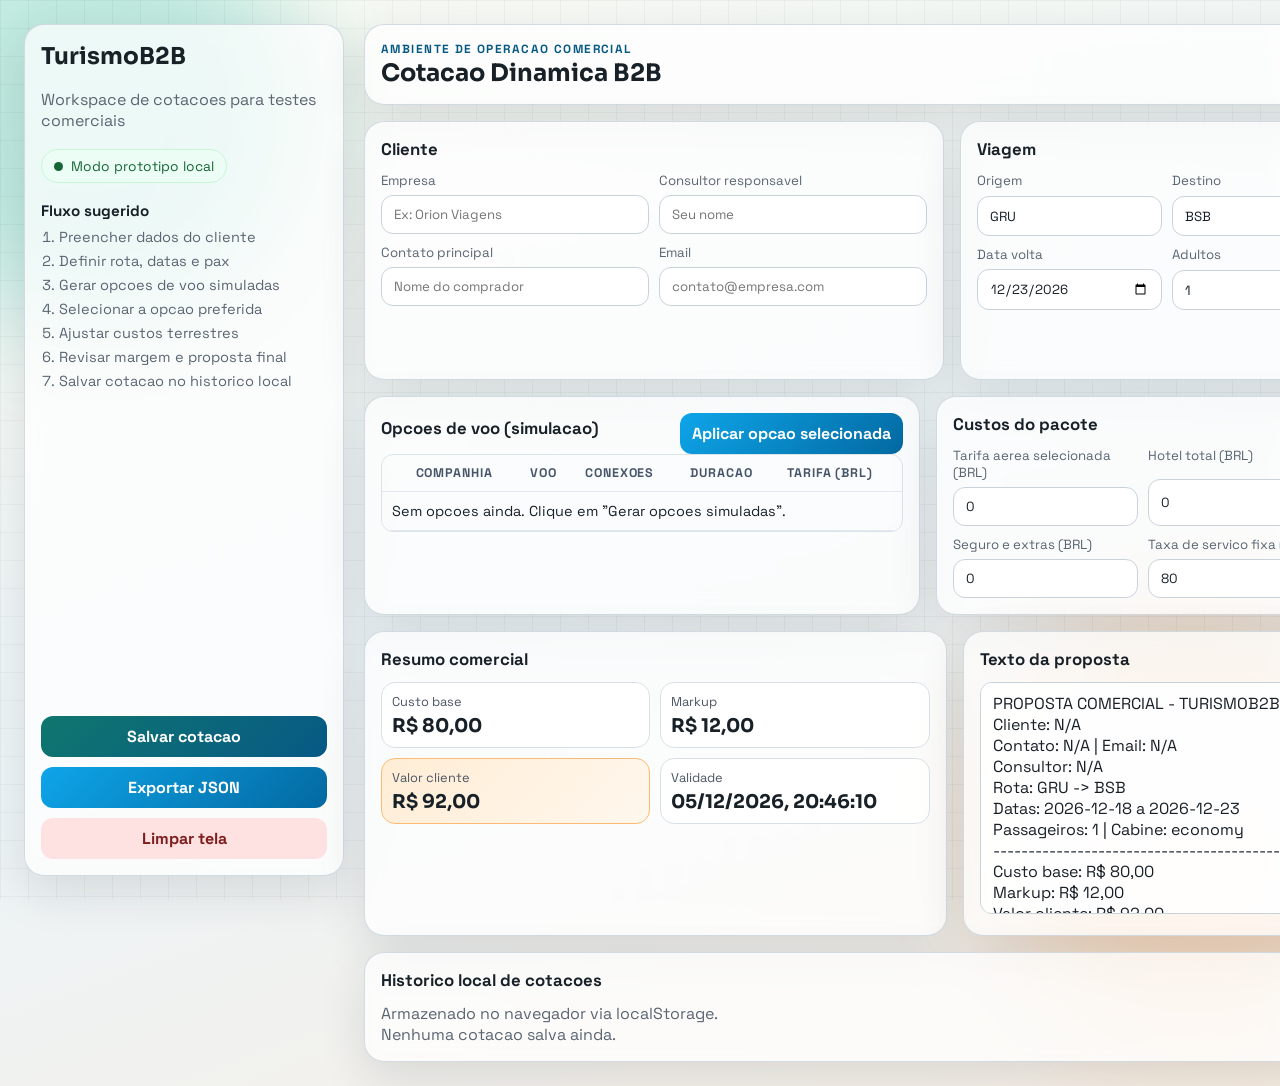
<file: cotacoes_prototipo.html>
<!doctype html>
<html lang="pt-BR">
<head>
  <meta charset="utf-8" />
  <meta name="viewport" content="width=device-width, initial-scale=1" />
  <title>TurismoB2B | Workspace de Cotacoes</title>
  <link rel="preconnect" href="https://fonts.googleapis.com" />
  <link rel="preconnect" href="https://fonts.gstatic.com" crossorigin />
  <link href="https://fonts.googleapis.com/css2?family=Space+Grotesk:wght@400;500;700&family=Sora:wght@500;700&display=swap" rel="stylesheet" />
  <link rel="stylesheet" href="./cotacoes_prototipo.css" />
</head>
<body>
  <div class="bg-orb orb-a"></div>
  <div class="bg-orb orb-b"></div>
  <div class="bg-grid"></div>

  <div class="app-shell">
    <aside class="side-panel card">
      <h1>TurismoB2B</h1>
      <p class="muted">Workspace de cotacoes para testes comerciais</p>

      <div class="status-block">
        <span class="status-dot"></span>
        <span>Modo prototipo local</span>
      </div>

      <div class="checklist">
        <h2>Fluxo sugerido</h2>
        <ol>
          <li>Preencher dados do cliente</li>
          <li>Definir rota, datas e pax</li>
          <li>Gerar opcoes de voo simuladas</li>
          <li>Selecionar a opcao preferida</li>
          <li>Ajustar custos terrestres</li>
          <li>Revisar margem e proposta final</li>
          <li>Salvar cotacao no historico local</li>
        </ol>
      </div>

      <div class="actions-sticky">
        <button id="btnSalvar" class="btn btn-primary" type="button">Salvar cotacao</button>
        <button id="btnExportar" class="btn btn-secondary" type="button">Exportar JSON</button>
        <button id="btnLimpar" class="btn btn-ghost" type="button">Limpar tela</button>
      </div>
    </aside>

    <main class="workspace">
      <header class="topbar card">
        <div>
          <p class="tag">Ambiente de Operacao Comercial</p>
          <h2>Cotacao Dinamica B2B</h2>
        </div>
        <div class="top-actions">
          <label for="validadeHoras">Validade (h)</label>
          <input id="validadeHoras" type="number" min="1" max="168" value="24" />
        </div>
      </header>

      <section class="grid-two">
        <article class="card">
          <h3>Cliente</h3>
          <div class="form-grid">
            <label>Empresa
              <input id="clienteEmpresa" type="text" placeholder="Ex: Orion Viagens" />
            </label>
            <label>Consultor responsavel
              <input id="clienteConsultor" type="text" placeholder="Seu nome" />
            </label>
            <label>Contato principal
              <input id="clienteContato" type="text" placeholder="Nome do comprador" />
            </label>
            <label>Email
              <input id="clienteEmail" type="email" placeholder="contato@empresa.com" />
            </label>
          </div>
        </article>

        <article class="card">
          <h3>Viagem</h3>
          <div class="form-grid compact">
            <label>Origem
              <input id="origem" type="text" value="GRU" maxlength="3" />
            </label>
            <label>Destino
              <input id="destino" type="text" value="BSB" maxlength="3" />
            </label>
            <label>Data ida
              <input id="dataIda" type="date" />
            </label>
            <label>Data volta
              <input id="dataVolta" type="date" />
            </label>
            <label>Adultos
              <input id="adultos" type="number" min="1" max="9" value="1" />
            </label>
            <label>Cabine
              <select id="cabine">
                <option value="economy">Economy</option>
                <option value="premium_economy">Premium Economy</option>
                <option value="business">Business</option>
              </select>
            </label>
          </div>
          <div class="inline-actions">
            <button id="btnGerarOpcoes" class="btn btn-primary" type="button">Gerar opcoes simuladas</button>
          </div>
        </article>
      </section>

      <section class="grid-two">
        <article class="card wide">
          <div class="title-row">
            <h3>Opcoes de voo (simulacao)</h3>
            <button id="btnAplicarSelecionado" class="btn btn-secondary" type="button">Aplicar opcao selecionada</button>
          </div>
          <div class="table-wrap">
            <table>
              <thead>
                <tr>
                  <th></th>
                  <th>Companhia</th>
                  <th>Voo</th>
                  <th>Conexoes</th>
                  <th>Duracao</th>
                  <th>Tarifa (BRL)</th>
                </tr>
              </thead>
              <tbody id="tabelaOpcoes"></tbody>
            </table>
          </div>
        </article>

        <article class="card">
          <h3>Custos do pacote</h3>
          <div class="form-grid compact">
            <label>Tarifa aerea selecionada (BRL)
              <input id="tarifaAerea" type="number" min="0" step="0.01" value="0" />
            </label>
            <label>Hotel total (BRL)
              <input id="hotelTotal" type="number" min="0" step="0.01" value="0" />
            </label>
            <label>Carro total (BRL)
              <input id="carroTotal" type="number" min="0" step="0.01" value="0" />
            </label>
            <label>Seguro e extras (BRL)
              <input id="extrasTotal" type="number" min="0" step="0.01" value="0" />
            </label>
            <label>Taxa de servico fixa (BRL)
              <input id="taxaServico" type="number" min="0" step="0.01" value="80" />
            </label>
            <label>Margem comercial (%)
              <input id="margemPct" type="number" min="0" step="0.1" value="15" />
            </label>
          </div>
        </article>
      </section>

      <section class="grid-two">
        <article class="card">
          <h3>Resumo comercial</h3>
          <div class="kpi-grid">
            <div class="kpi">
              <span>Custo base</span>
              <strong id="kpiCusto">R$ 0,00</strong>
            </div>
            <div class="kpi">
              <span>Markup</span>
              <strong id="kpiMarkup">R$ 0,00</strong>
            </div>
            <div class="kpi highlight">
              <span>Valor cliente</span>
              <strong id="kpiCliente">R$ 0,00</strong>
            </div>
            <div class="kpi">
              <span>Validade</span>
              <strong id="kpiValidade">--</strong>
            </div>
          </div>
        </article>

        <article class="card">
          <h3>Texto da proposta</h3>
          <textarea id="previewProposta" rows="10" readonly></textarea>
        </article>
      </section>

      <section class="card">
        <h3>Historico local de cotacoes</h3>
        <p class="muted">Armazenado no navegador via localStorage.</p>
        <div id="historico" class="historico-list"></div>
      </section>
    </main>
  </div>

  <script src="./cotacoes_prototipo.js"></script>
</body>
</html>
</file>
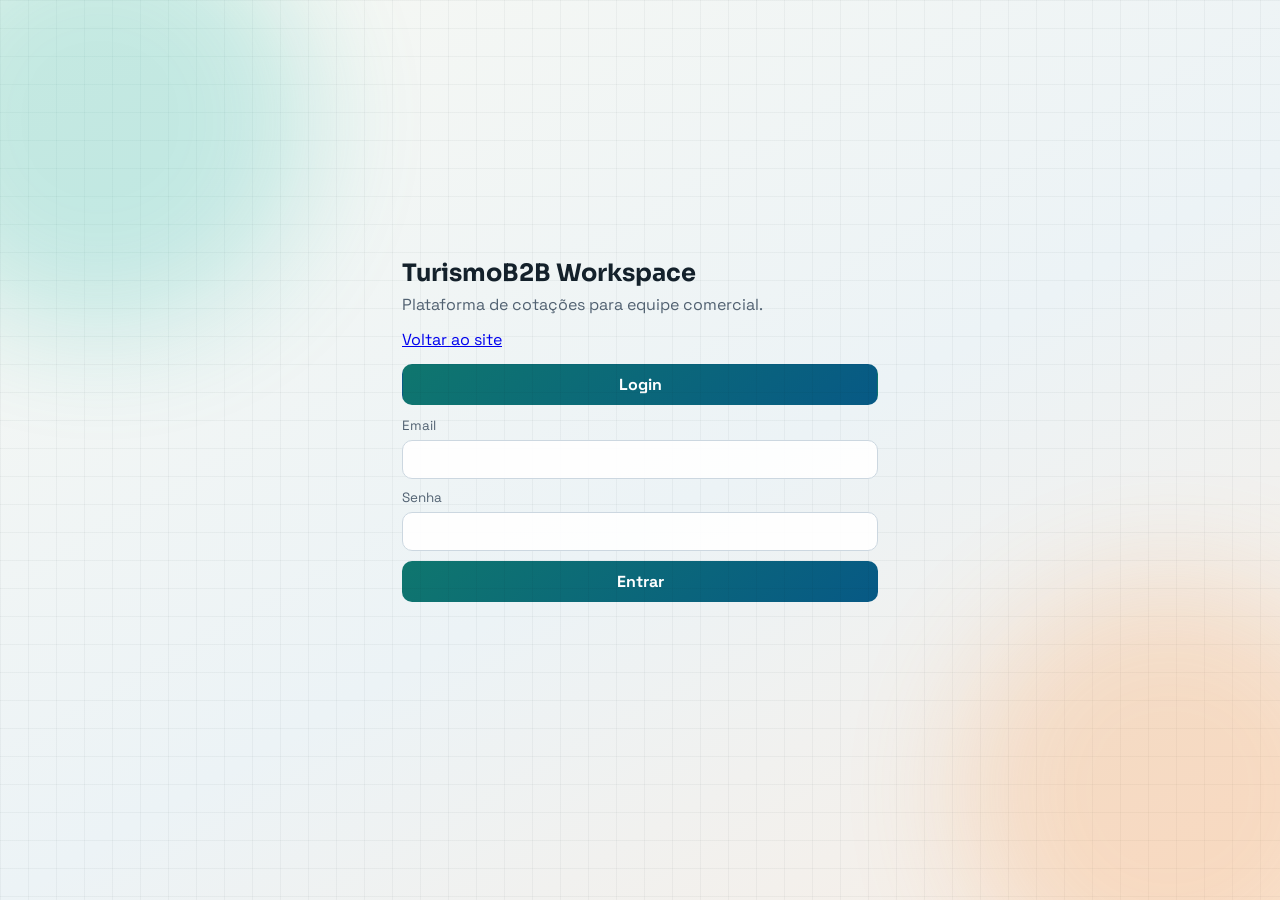
<file: static/workspace.html>
<!doctype html>
<html lang="pt-BR">
<head>
  <meta charset="utf-8" />
  <meta name="viewport" content="width=device-width, initial-scale=1" />
  <title>TurismoB2B Workspace</title>
  <link rel="preconnect" href="https://fonts.googleapis.com" />
  <link rel="preconnect" href="https://fonts.gstatic.com" crossorigin />
  <link href="https://fonts.googleapis.com/css2?family=Space+Grotesk:wght@400;500;700&family=Sora:wght@500;700&display=swap" rel="stylesheet" />
  <link rel="stylesheet" href="/static/workspace.css" />
</head>
<body>
  <div class="bg-grid"></div>
  <div class="orb orb-a"></div>
  <div class="orb orb-b"></div>

  <div id="authView" class="auth-wrap">
    <section class="auth-card">
      <h1>TurismoB2B Workspace</h1>
      <p>Plataforma de cotações para equipe comercial.</p>
      <p><a href="/">Voltar ao site</a></p>

      <div class="tabs">
        <button id="tabLogin" class="tab active" type="button">Login</button>
      </div>

      <form id="loginForm" class="form">
        <label>Email
          <input id="loginEmail" type="email" required />
        </label>
        <label>Senha
          <input id="loginPassword" type="password" required />
        </label>
        <button class="btn btn-primary" type="submit">Entrar</button>
      </form>

      <p id="authMsg" class="msg"></p>
    </section>
  </div>

  <div id="appView" class="app-wrap hidden">
    <aside class="side card">
      <h2>TurismoB2B</h2>
      <p id="userBox" class="muted"></p>
      <button id="logoutBtn" class="btn btn-ghost" type="button">Sair</button>

      <div class="side-section">
        <h3>Fluxo Operacional</h3>
        <ol>
          <li>Identificar cliente e demanda</li>
          <li>Estruturar rota e passageiros</li>
          <li>Gerar opções de voo</li>
          <li>Compor pacote completo</li>
          <li>Salvar e acompanhar cotações</li>
        </ol>
      </div>
    </aside>

    <main class="main">
      <header class="card top">
        <div>
          <p class="tag">Workspace Comercial</p>
          <h2>Gerador de Cotações</h2>
        </div>
        <div class="inline">
          <label>Nome da cotação
            <input id="quoteName" type="text" placeholder="Ex: Orion | GRU-BSB | Out/2026" />
          </label>
          <button id="saveQuoteBtn" class="btn btn-primary" type="button">Salvar Cotação</button>
        </div>
      </header>

      <section class="grid-two">
        <article class="card">
          <h3>Cliente</h3>
          <div class="form-grid">
            <label>Empresa<input id="clientCompany" type="text" /></label>
            <label>Contato<input id="clientContact" type="text" /></label>
            <label>Email<input id="clientEmail" type="email" /></label>
            <label>Consultor<input id="consultantName" type="text" /></label>
          </div>
        </article>

        <article class="card">
          <h3>Viagem</h3>
          <div class="form-grid compact">
            <label>Origem (cidade ou aeroporto)
              <input id="origin" type="text" value="Sao Paulo (GRU)" autocomplete="off" />
              <div id="originSuggest" class="autocomplete-box hidden"></div>
              <small id="originMeta" class="input-meta">Principal sugerido para Sao Paulo: GRU.</small>
            </label>
            <label>Destino (cidade ou aeroporto)
              <input id="destination" type="text" value="Brasilia (BSB)" autocomplete="off" />
              <div id="destinationSuggest" class="autocomplete-box hidden"></div>
              <small id="destinationMeta" class="input-meta">Digite cidade, estado ou IATA para consultar.</small>
            </label>
            <label>Data ida<input id="departureDate" type="date" /></label>
            <label>Data volta<input id="returnDate" type="date" /></label>
            <label>Adultos<input id="adults" type="number" value="1" min="1" max="9" /></label>
            <label>Cabine
              <select id="cabin">
                <option value="economy">Economy</option>
                <option value="premium_economy">Premium Economy</option>
                <option value="business">Business</option>
              </select>
            </label>
          </div>
        </article>
      </section>

      <section class="grid-two">
        <article class="card">
          <h3>Opções de voo</h3>
          <div class="table-wrap">
            <table>
              <thead>
                <tr>
                  <th></th>
                  <th>Cia</th>
                  <th>Voo</th>
                  <th>Conexões</th>
                  <th>Duração</th>
                  <th>Tarifa</th>
                </tr>
              </thead>
              <tbody id="flightTable"></tbody>
            </table>
          </div>
          <div class="actions-row">
            <button id="simulateFlightBtn" class="btn btn-secondary" type="button">Gerar Opções</button>
            <button id="applyFlightBtn" class="btn btn-secondary" type="button">Aplicar Selecionada</button>
          </div>
        </article>

        <article class="card">
          <h3>Opções de hospedagem</h3>
          <div class="table-wrap">
            <table>
              <thead>
                <tr>
                  <th></th>
                  <th>Hotel</th>
                  <th>Diárias</th>
                  <th>Regime</th>
                  <th>Categoria</th>
                  <th>Total</th>
                </tr>
              </thead>
              <tbody id="hotelTable"></tbody>
            </table>
          </div>
          <div class="actions-row">
            <button id="simulateHotelBtn" class="btn btn-secondary" type="button">Gerar Opções</button>
            <button id="applyHotelBtn" class="btn btn-secondary" type="button">Aplicar Selecionada</button>
          </div>
        </article>
      </section>

      <section class="grid-two">
        <article class="card">
          <h3>Opções de carro</h3>
          <div class="table-wrap">
            <table>
              <thead>
                <tr>
                  <th></th>
                  <th>Locadora</th>
                  <th>Modelo</th>
                  <th>Categoria</th>
                  <th>Diárias</th>
                  <th>Total</th>
                </tr>
              </thead>
              <tbody id="carTable"></tbody>
            </table>
          </div>
          <div class="actions-row">
            <button id="simulateCarBtn" class="btn btn-secondary" type="button">Gerar Opções</button>
            <button id="applyCarBtn" class="btn btn-secondary" type="button">Aplicar Selecionada</button>
          </div>
        </article>

        <article class="card">
          <h3>Custos e Margem</h3>
          <div class="form-grid compact">
            <label>Aéreo (BRL)<input id="airfareTotal" type="number" step="0.01" value="0" /></label>
            <label>Hotel (BRL)<input id="hotelTotal" type="number" step="0.01" value="0" /></label>
            <label>Carro (BRL)<input id="carTotal" type="number" step="0.01" value="0" /></label>
            <label>Extras (BRL)<input id="extrasTotal" type="number" step="0.01" value="0" /></label>
            <label>Taxa serviço (BRL)<input id="serviceFee" type="number" step="0.01" value="80" /></label>
            <label>Margem (%)<input id="marginPct" type="number" step="0.1" value="15" /></label>
            <label>Validade (h)<input id="validityHours" type="number" min="1" max="168" value="24" /></label>
          </div>
          <label>Observações
            <textarea id="notes" rows="3" placeholder="Condições comerciais, políticas, etc."></textarea>
          </label>
        </article>
      </section>

      <section class="grid-two">
        <article class="card">
          <h3>Resumo Financeiro</h3>
          <div class="kpi-grid">
            <div class="kpi"><span>Custo base</span><strong id="kpiBase">R$ 0,00</strong></div>
            <div class="kpi"><span>Margem (R$)</span><strong id="kpiMargin">R$ 0,00</strong></div>
            <div class="kpi highlight"><span>Valor cliente</span><strong id="kpiTotal">R$ 0,00</strong></div>
            <div class="kpi"><span>Validade</span><strong id="kpiValidity">--</strong></div>
          </div>
        </article>

        <article class="card">
          <h3>Prévia</h3>
          <textarea id="proposalText" rows="9" readonly></textarea>
        </article>
      </section>

      <section class="card">
        <h3>Minhas Cotações Salvas</h3>
        <div id="quotesList" class="quotes-list"></div>
      </section>
    </main>
  </div>

  <script src="/static/workspace.js"></script>
</body>
</html>
</file>
<file: cotacoes_prototipo.css>
:root {
  --bg: #f4f5ef;
  --ink: #182028;
  --ink-soft: #5a6572;
  --card: rgba(255, 255, 255, 0.72);
  --line: #c7d2db;
  --accent: #0f766e;
  --accent-2: #c2410c;
  --accent-3: #075985;
  --ok: #166534;
  --shadow: 0 16px 48px rgba(24, 32, 40, 0.12);
}

* {
  box-sizing: border-box;
}

body {
  margin: 0;
  font-family: "Space Grotesk", sans-serif;
  color: var(--ink);
  background: linear-gradient(160deg, #f8faf2 0%, #edf4f7 52%, #f7efe5 100%);
  min-height: 100vh;
}

.bg-grid {
  position: fixed;
  inset: 0;
  background-image: linear-gradient(rgba(24, 32, 40, 0.04) 1px, transparent 1px),
                    linear-gradient(90deg, rgba(24, 32, 40, 0.04) 1px, transparent 1px);
  background-size: 28px 28px;
  pointer-events: none;
  z-index: 0;
}

.bg-orb {
  position: fixed;
  width: 420px;
  height: 420px;
  border-radius: 999px;
  filter: blur(56px);
  opacity: 0.25;
  pointer-events: none;
  z-index: 0;
}

.orb-a {
  top: -100px;
  left: -120px;
  background: #14b8a6;
}

.orb-b {
  right: -120px;
  bottom: -120px;
  background: #fb923c;
}

.app-shell {
  position: relative;
  z-index: 1;
  display: grid;
  grid-template-columns: 320px 1fr;
  gap: 20px;
  padding: 24px;
}

.card {
  background: var(--card);
  border: 1px solid rgba(199, 210, 219, 0.8);
  border-radius: 20px;
  backdrop-filter: blur(8px);
  box-shadow: var(--shadow);
}

.side-panel {
  padding: 20px;
  display: flex;
  flex-direction: column;
  gap: 18px;
  height: calc(100vh - 48px);
  position: sticky;
  top: 24px;
}

.side-panel h1 {
  margin: 0;
  font-family: "Sora", sans-serif;
  font-size: 1.45rem;
}

.muted {
  color: var(--ink-soft);
  margin: 0;
}

.status-block {
  display: inline-flex;
  align-items: center;
  gap: 8px;
  border: 1px solid #c6f6d5;
  background: #ecfdf5;
  color: var(--ok);
  border-radius: 999px;
  width: fit-content;
  padding: 7px 12px;
  font-size: 0.86rem;
}

.status-dot {
  width: 9px;
  height: 9px;
  border-radius: 50%;
  background: var(--ok);
}

.checklist h2 {
  margin: 0 0 8px;
  font-size: 0.95rem;
}

.checklist ol {
  margin: 0;
  padding-left: 18px;
  color: var(--ink-soft);
  display: grid;
  gap: 6px;
  font-size: 0.91rem;
}

.actions-sticky {
  margin-top: auto;
  display: grid;
  gap: 10px;
}

.workspace {
  display: grid;
  gap: 16px;
}

.topbar {
  padding: 16px 20px;
  display: flex;
  align-items: center;
  justify-content: space-between;
}

.topbar h2 {
  margin: 2px 0 0;
  font-family: "Sora", sans-serif;
}

.tag {
  margin: 0;
  font-size: 0.74rem;
  letter-spacing: 0.12em;
  text-transform: uppercase;
  color: var(--accent-3);
  font-weight: 700;
}

.top-actions {
  display: flex;
  align-items: center;
  gap: 8px;
  font-size: 0.9rem;
}

.top-actions input {
  width: 84px;
}

.grid-two {
  display: grid;
  grid-template-columns: 1fr 1fr;
  gap: 16px;
}

.card > h3,
.title-row h3 {
  margin: 0 0 12px;
  font-size: 1.05rem;
}

.card {
  padding: 16px;
}

.title-row {
  display: flex;
  align-items: center;
  justify-content: space-between;
  gap: 12px;
}

.form-grid {
  display: grid;
  grid-template-columns: 1fr 1fr;
  gap: 10px;
}

.form-grid.compact {
  grid-template-columns: repeat(3, 1fr);
}

label {
  font-size: 0.83rem;
  color: var(--ink-soft);
  display: grid;
  gap: 6px;
}

input,
select,
textarea,
button {
  font: inherit;
}

input,
select,
textarea {
  border-radius: 12px;
  border: 1px solid var(--line);
  background: rgba(255, 255, 255, 0.9);
  color: var(--ink);
  padding: 10px 12px;
}

input:focus,
select:focus,
textarea:focus {
  outline: 2px solid rgba(15, 118, 110, 0.24);
  border-color: var(--accent);
}

textarea {
  width: 100%;
  resize: vertical;
}

.inline-actions {
  margin-top: 12px;
  display: flex;
  justify-content: flex-end;
}

.btn {
  border: 0;
  border-radius: 12px;
  padding: 10px 12px;
  font-weight: 700;
  cursor: pointer;
  transition: transform 150ms ease, filter 150ms ease;
}

.btn:hover {
  transform: translateY(-1px);
  filter: saturate(1.08);
}

.btn-primary {
  color: #fff;
  background: linear-gradient(135deg, var(--accent), var(--accent-3));
}

.btn-secondary {
  color: #fff;
  background: linear-gradient(135deg, #0ea5e9, #0369a1);
}

.btn-ghost {
  color: #7f1d1d;
  background: #fee2e2;
}

.table-wrap {
  overflow: auto;
  border: 1px solid #dbe4ea;
  border-radius: 12px;
}

table {
  width: 100%;
  border-collapse: collapse;
  min-width: 520px;
}

th,
td {
  text-align: left;
  padding: 10px;
  border-bottom: 1px solid #e2e8f0;
  font-size: 0.9rem;
}

thead th {
  font-size: 0.78rem;
  text-transform: uppercase;
  letter-spacing: 0.07em;
  color: #475569;
}

tr:hover td {
  background: rgba(15, 118, 110, 0.06);
}

.kpi-grid {
  display: grid;
  grid-template-columns: 1fr 1fr;
  gap: 10px;
}

.kpi {
  border: 1px solid #d8e0e7;
  border-radius: 14px;
  padding: 10px;
  background: rgba(255, 255, 255, 0.84);
  display: grid;
  gap: 4px;
}

.kpi span {
  color: #4b5563;
  font-size: 0.8rem;
}

.kpi strong {
  font-size: 1.18rem;
  font-family: "Sora", sans-serif;
}

.kpi.highlight {
  border-color: #fdba74;
  background: linear-gradient(135deg, #ffedd5, #fff7ed);
}

.historico-list {
  display: grid;
  gap: 8px;
}

.historico-item {
  border: 1px solid #d3dbe3;
  border-radius: 12px;
  background: rgba(255, 255, 255, 0.9);
  padding: 10px;
  display: flex;
  justify-content: space-between;
  gap: 12px;
}

.historico-item b {
  display: block;
}

.historico-item small {
  color: var(--ink-soft);
}

.wide {
  grid-column: 1 / 2;
}

.fade-in {
  animation: rise 380ms ease;
}

@keyframes rise {
  from {
    opacity: 0;
    transform: translateY(8px);
  }
  to {
    opacity: 1;
    transform: translateY(0);
  }
}

@media (max-width: 1180px) {
  .app-shell {
    grid-template-columns: 1fr;
  }

  .side-panel {
    position: static;
    height: auto;
  }
}

@media (max-width: 900px) {
  .grid-two {
    grid-template-columns: 1fr;
  }

  .form-grid,
  .form-grid.compact,
  .kpi-grid {
    grid-template-columns: 1fr;
  }
}
</file>
<file: static/workspace.css>
:root {
  --bg-a: #f7f8f3;
  --bg-b: #ecf3f6;
  --ink: #14212b;
  --muted: #526272;
  --card: rgba(255, 255, 255, 0.76);
  --line: #ccd7e0;
  --teal: #0f766e;
  --blue: #075985;
  --orange: #c2410c;
  --red-soft: #fee2e2;
  --shadow: 0 18px 44px rgba(20, 33, 43, 0.12);
}

* { box-sizing: border-box; }

body {
  margin: 0;
  font-family: "Space Grotesk", sans-serif;
  color: var(--ink);
  background: linear-gradient(150deg, var(--bg-a) 0%, var(--bg-b) 55%, #f8eee5 100%);
  min-height: 100vh;
}

.bg-grid {
  position: fixed;
  inset: 0;
  background-image: linear-gradient(rgba(20, 33, 43, 0.04) 1px, transparent 1px), linear-gradient(90deg, rgba(20, 33, 43, 0.04) 1px, transparent 1px);
  background-size: 28px 28px;
  pointer-events: none;
}

.orb {
  position: fixed;
  width: 420px;
  height: 420px;
  border-radius: 999px;
  filter: blur(60px);
  opacity: 0.22;
  pointer-events: none;
}

.orb-a { top: -90px; left: -110px; background: #14b8a6; }
.orb-b { bottom: -100px; right: -100px; background: #fb923c; }

.hidden { display: none !important; }

.card {
  background: var(--card);
  border: 1px solid rgba(204, 215, 224, 0.8);
  border-radius: 18px;
  box-shadow: var(--shadow);
  backdrop-filter: blur(8px);
}

.auth-wrap {
  min-height: 100vh;
  display: grid;
  place-items: center;
  padding: 20px;
}

.auth-card {
  width: min(520px, 100%);
  padding: 22px;
}

.auth-card h1 {
  margin: 0;
  font-family: "Sora", sans-serif;
}

.auth-card p {
  margin: 6px 0 14px;
  color: var(--muted);
}

.auth-note {
  margin: 0 0 12px;
  font-size: 0.9rem;
  color: #0f766e;
}

.tabs { display: flex; gap: 8px; margin-bottom: 12px; }

.tab {
  flex: 1;
  border: 1px solid var(--line);
  border-radius: 10px;
  background: #f8fafc;
  padding: 9px 10px;
  font-weight: 700;
  cursor: pointer;
}

.tab.active {
  color: white;
  border-color: transparent;
  background: linear-gradient(135deg, var(--teal), var(--blue));
}

.form {
  display: grid;
  gap: 10px;
}

label {
  display: grid;
  gap: 6px;
  color: var(--muted);
  font-size: 0.84rem;
  position: relative;
}

input, select, textarea, button {
  font: inherit;
}

input, select, textarea {
  border: 1px solid var(--line);
  border-radius: 10px;
  padding: 10px 12px;
  background: rgba(255, 255, 255, 0.9);
  color: var(--ink);
}

input:focus, select:focus, textarea:focus {
  outline: 2px solid rgba(15, 118, 110, 0.22);
  border-color: var(--teal);
}

.btn {
  border: 0;
  border-radius: 10px;
  padding: 10px 12px;
  font-weight: 700;
  cursor: pointer;
}

.btn-primary { color: white; background: linear-gradient(135deg, var(--teal), var(--blue)); }
.btn-secondary { color: white; background: linear-gradient(135deg, #0ea5e9, #0369a1); }
.btn-ghost { color: #7f1d1d; background: var(--red-soft); }

.msg {
  margin-top: 10px;
  min-height: 20px;
  color: #7f1d1d;
  font-size: 0.9rem;
}

.app-wrap {
  display: grid;
  grid-template-columns: 280px 1fr;
  gap: 16px;
  padding: 20px;
}

.side {
  padding: 16px;
  height: calc(100vh - 40px);
  position: sticky;
  top: 20px;
  display: grid;
  align-content: start;
  gap: 10px;
}

.side h2 { margin: 0; font-family: "Sora", sans-serif; }
.muted { color: var(--muted); margin: 0; }

.side-section h3 { margin: 4px 0 6px; font-size: 0.94rem; }
.side-section ol { margin: 0; padding-left: 18px; color: var(--muted); display: grid; gap: 5px; font-size: 0.9rem; }

.main { display: grid; gap: 14px; }
.top { padding: 14px; display: flex; justify-content: space-between; align-items: end; gap: 14px; }
.tag { margin: 0; font-size: 0.73rem; letter-spacing: 0.12em; text-transform: uppercase; color: var(--blue); font-weight: 700; }
.top h2 { margin: 4px 0 0; font-family: "Sora", sans-serif; }
.inline { display: flex; align-items: end; gap: 8px; }

.grid-two { display: grid; grid-template-columns: 1fr 1fr; gap: 14px; }

.card { padding: 14px; }
.card h3 { margin: 0 0 10px; }

.form-grid { display: grid; grid-template-columns: 1fr 1fr; gap: 8px; }
.form-grid.compact { grid-template-columns: repeat(3, 1fr); }

.actions-row { margin-top: 10px; display: flex; gap: 8px; justify-content: end; }

.table-wrap { border: 1px solid #d8e2ea; border-radius: 12px; overflow: auto; }
table { width: 100%; border-collapse: collapse; min-width: 520px; }
th, td { padding: 9px; border-bottom: 1px solid #e2e8f0; text-align: left; font-size: 0.9rem; }
thead th { font-size: 0.78rem; letter-spacing: 0.08em; text-transform: uppercase; color: #475569; }

.kpi-grid { display: grid; grid-template-columns: 1fr 1fr; gap: 8px; }
.kpi { border: 1px solid #d9e1e8; border-radius: 12px; padding: 8px; background: rgba(255,255,255,0.86); }
.kpi span { font-size: 0.8rem; color: #475569; }
.kpi strong { display: block; margin-top: 2px; font-family: "Sora", sans-serif; font-size: 1.1rem; }
.kpi.highlight { border-color: #fdba74; background: linear-gradient(135deg, #ffedd5, #fff8ef); }

textarea { width: 100%; }

.autocomplete-box {
  border: 1px solid #c9d5df;
  border-radius: 10px;
  background: #ffffff;
  max-height: 220px;
  overflow: auto;
  box-shadow: 0 14px 28px rgba(20, 33, 43, 0.12);
}

.autocomplete-item {
  width: 100%;
  border: 0;
  border-bottom: 1px solid #e2e8f0;
  background: #ffffff;
  padding: 9px 10px;
  text-align: left;
  cursor: pointer;
  color: var(--ink);
}

.autocomplete-item:last-child {
  border-bottom: 0;
}

.autocomplete-item:hover {
  background: #eff6ff;
}

.autocomplete-item strong {
  display: block;
  font-size: 0.88rem;
}

.autocomplete-item small {
  color: #566779;
  font-size: 0.78rem;
}

.input-meta {
  color: #3f5569;
  font-size: 0.76rem;
  min-height: 16px;
}

.quotes-list { display: grid; gap: 8px; }
.quote-item {
  border: 1px solid #d6dee6;
  border-radius: 10px;
  padding: 10px;
  background: rgba(255, 255, 255, 0.9);
  display: flex;
  justify-content: space-between;
  gap: 10px;
}
.quote-item small { color: var(--muted); }
.quote-actions { display: flex; gap: 6px; }

@media (max-width: 1120px) {
  .app-wrap { grid-template-columns: 1fr; }
  .side { position: static; height: auto; }
}

@media (max-width: 900px) {
  .grid-two, .form-grid, .form-grid.compact, .kpi-grid { grid-template-columns: 1fr; }
  .top { align-items: start; flex-direction: column; }
  .inline { width: 100%; flex-direction: column; align-items: stretch; }
}
</file>
